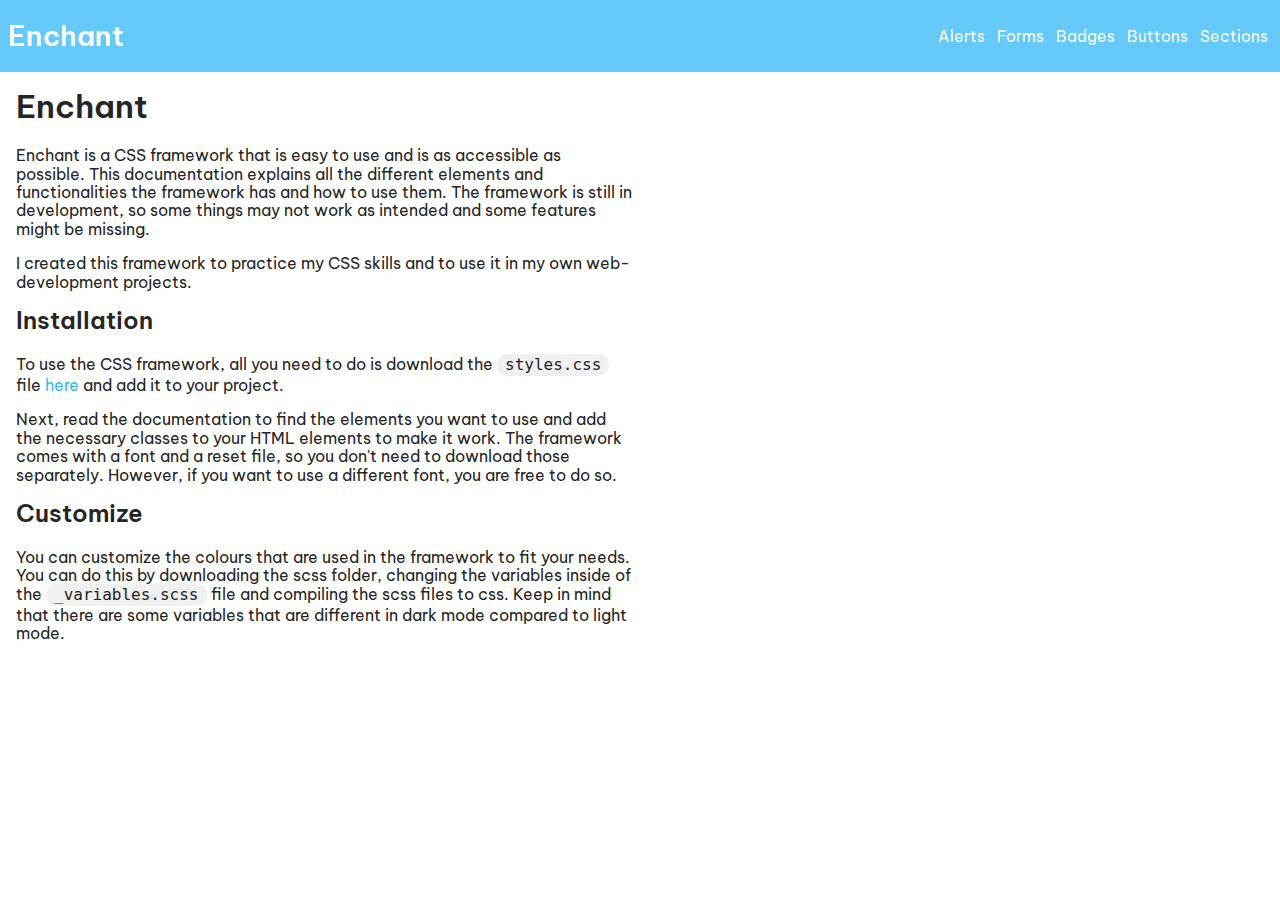
<file: index.html>
<!DOCTYPE html>
<!--
This HTML file is made to see the components of the framework during
development.
-->
<html lang="en">
  <head>
    <meta charset="UTF-8" />
    <meta http-equiv="X-UA-Compatible" content="IE=edge" />
    <meta name="viewport" content="width=device-width, initial-scale=1.0" />
    <link rel="stylesheet" href="styles.css" />
    <link rel="stylesheet" href="docs/docs.css" />
    <title>Enchant</title>
  </head>
  <body>
    <nav>
      <h1>Enchant</h1>
      <ul>
        <li class="inline-blk"><a href="docs/alerts.html">Alerts</a></li>
        <li class="inline-blk"><a href="docs/forms.html">Forms</a></li>
        <li class="inline-blk"><a href="docs/badges.html">Badges</a></li>
        <li class="inline-blk"><a href="docs/buttons.html">Buttons</a></li>
        <li class="inline-blk"><a href="docs/sections.html">Sections</a></li>
      </ul>
    </nav>
    <div id="wrapper" data-mode="light">
      <h1>Enchant</h1>
      <p>
        Enchant is a CSS framework that is easy to use and is as accessible as
        possible. This documentation explains all the different elements and
        functionalities the framework has and how to use them. The framework is
        still in development, so some things may not work as intended and some
        features might be missing.
      </p>
      <p>
        I created this framework to practice my CSS skills and to use it in my
        own web-development projects.
      </p>
      <h2>Installation</h2>
      <p>To use the CSS framework, all you need to do is download the <code class="inline-blk">styles.css</code>
        file <a href="/styles.css" download>here</a> and add it to your project.</a></p>
      <p>Next, read the documentation to find the elements you want to use and
        add the necessary classes to your HTML elements to make it work. The
        framework comes with a font and a reset file, so you don't need to
        download those separately. However, if you want to use a different font,
        you are free to do so.
      </p>
      <h2>Customize</h2>
      <p>You can customize the colours that are used in the framework to fit your
        needs. You can do this by downloading the scss folder, changing the variables
        inside of the <code class="inline-blk">_variables.scss</code> file and compiling the scss files to css.
        Keep in mind that there are some variables that are different in dark mode
        compared to light mode.
      </p>
    </div>
  </body>
</html>
</file>
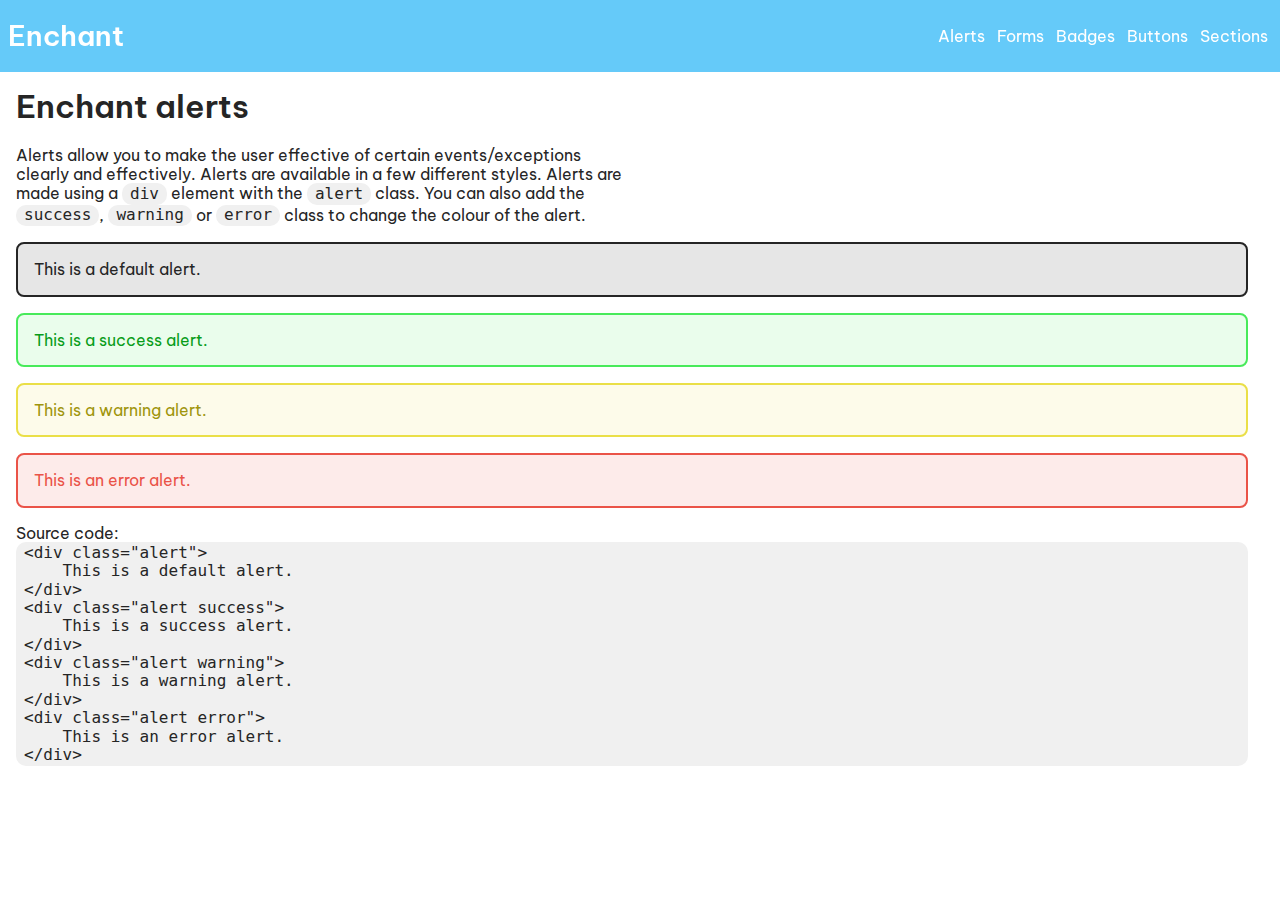
<file: docs/alerts.html>
<!DOCTYPE html>
<html lang="en">

<head>
    <meta charset="UTF-8" />
    <meta http-equiv="X-UA-Compatible" content="IE=edge" />
    <meta name="viewport" content="width=device-width, initial-scale=1.0" />
    <link rel="stylesheet" href="../styles.css" />
    <link rel="stylesheet" href="docs.css" />
    <title>Buttons | Enchant</title>
</head>

<body data-mode="light">
    <nav>
        <h1><a href="/">Enchant</a></h1>
        <ul>
            <li class="inline-blk">Alerts</li>
            <li class="inline-blk"><a href="forms.html">Forms</a></li>
            <li class="inline-blk"><a href="badges.html">Badges</a></li>
            <li class="inline-blk"><a href="buttons.html">Buttons</a></li>
            <li class="inline-blk"><a href="sections.html">Sections</a></li>
        </ul>
    </nav>
    <div id="wrapper">
        <h1>Enchant alerts</h1>
        <p>
            Alerts allow you to make the user effective of certain events/exceptions clearly and effectively. Alerts are available in a few different styles. Alerts are made using a <code class="inline-blk">div</code> element with the <code class="inline-blk">alert</code> class. You can also add the <code class="inline-blk">success</code>, <code class="inline-blk">warning</code> or <code class="inline-blk">error</code> class to change the colour of the alert.
        </p>

        <div class="alert">
            This is a default alert.
        </div>
        <div class="alert success">
            This is a success alert.
        </div>
        <div class="alert warning">
            This is a warning alert.
        </div>
        <div class="alert error">
            This is an error alert.
        </div>
        Source code:
        <code>
            &lt;div&nbsp;class=&quot;alert&quot;&gt;</br>
            &nbsp;&nbsp;&nbsp;&nbsp;This&nbsp;is&nbsp;a&nbsp;default&nbsp;alert.</br>
            &lt;/div&gt;</br>
            &lt;div&nbsp;class=&quot;alert&nbsp;success&quot;&gt;</br>
            &nbsp;&nbsp;&nbsp;&nbsp;This&nbsp;is&nbsp;a&nbsp;success&nbsp;alert.</br>
            &lt;/div&gt;</br>
            &lt;div&nbsp;class=&quot;alert&nbsp;warning&quot;&gt;</br>
            &nbsp;&nbsp;&nbsp;&nbsp;This&nbsp;is&nbsp;a&nbsp;warning&nbsp;alert.</br>
            &lt;/div&gt;</br>
            &lt;div&nbsp;class=&quot;alert&nbsp;error&quot;&gt;</br>
            &nbsp;&nbsp;&nbsp;&nbsp;This&nbsp;is&nbsp;an&nbsp;error&nbsp;alert.</br>
            &lt;/div&gt;
        </code>
</body>
</html>
</file>
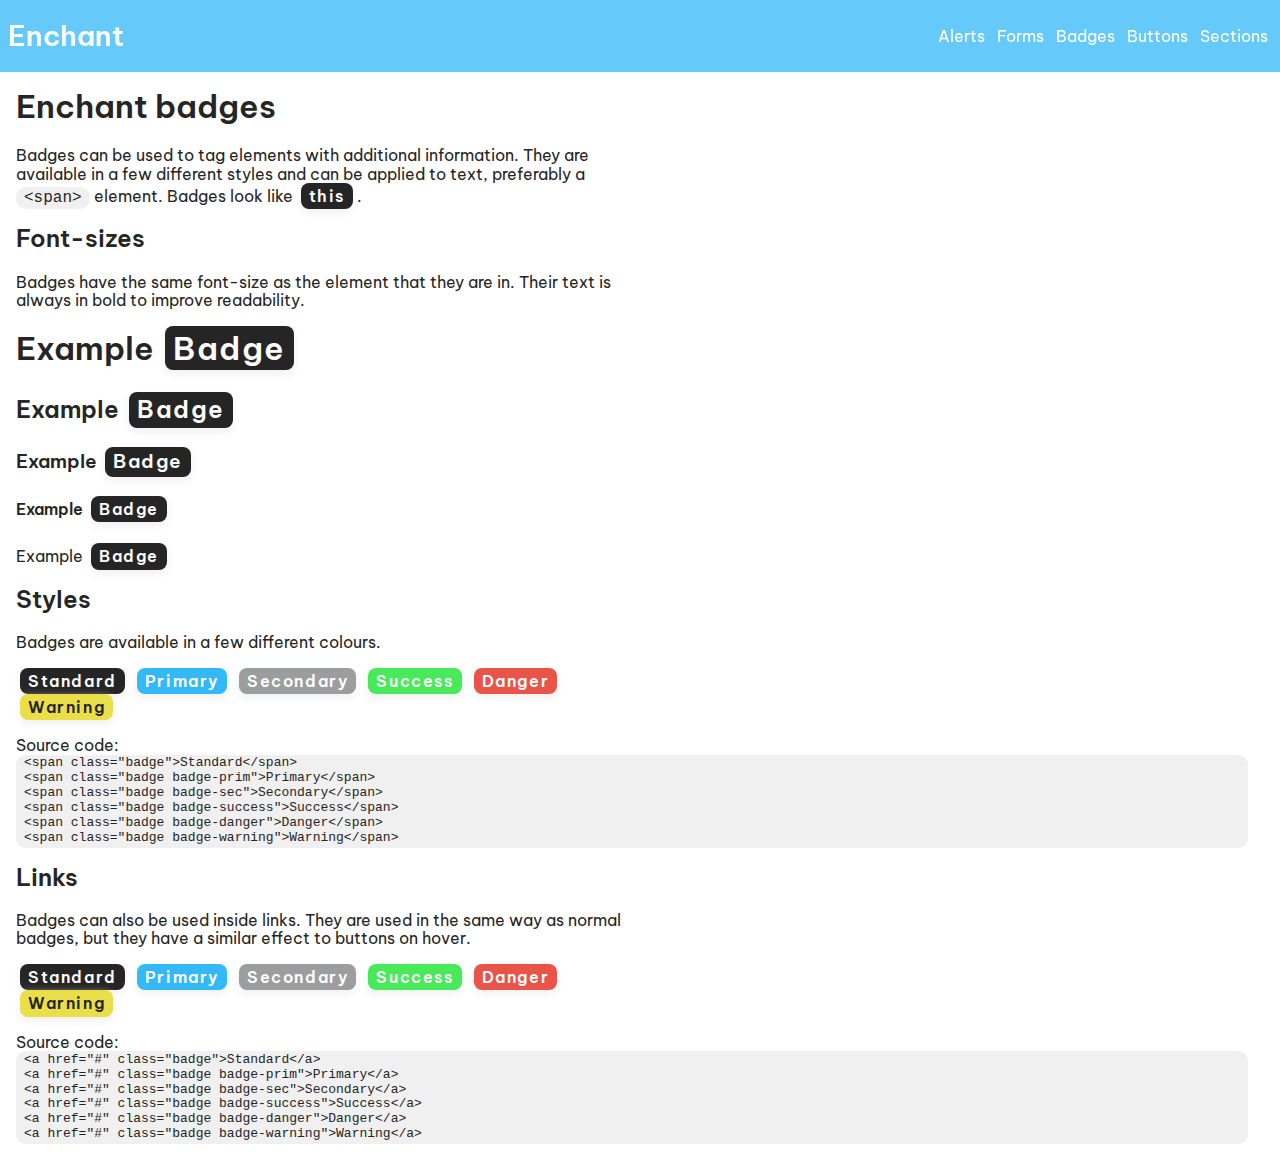
<file: docs/badges.html>
<!DOCTYPE html>
<html lang="en">
  <head>
    <meta charset="UTF-8" />
    <meta http-equiv="X-UA-Compatible" content="IE=edge" />
    <meta name="viewport" content="width=device-width, initial-scale=1.0" />
    <link rel="stylesheet" href="../styles.css" />
    <link rel="stylesheet" href="docs.css" />
    <title>Buttons | Enchant</title>
  </head>
  <body data-mode="light">
    <nav>
      <h1><a href="/">Enchant</a></h1>
      <ul>
        <li class="inline-blk"><a href="alerts.html">Alerts</a></li>
        <li class="inline-blk"><a href="forms.html">Forms</a></li>
        <li class="inline-blk">Badges</li>
        <li class="inline-blk"><a href="buttons.html">Buttons</a></li>
        <li class="inline-blk"><a href="sections.html">Sections</a></li>
      </ul>
    </nav>
    <div id="wrapper">
      <h1>Enchant badges</h1>
      <p>
        Badges can be used to tag elements with additional information. They are
        available in a few different styles and can be applied to text, preferably
        a <code class="inline-blk">&lt;span&gt;</code> element. Badges look like
        <span class="badge">this</span>.
      </p>
      <h2>Font-sizes</h2>
        <p>
            Badges have the same font-size as the element that they are in. Their
            text is always in bold to improve readability.
        </p>
        <h1>Example <span class="badge">Badge</span></h1>
        <h2>Example <span class="badge">Badge</span></h2>
        <h3>Example <span class="badge">Badge</span></h3>
        <h4>Example <span class="badge">Badge</span></h4>
        <p>Example <span class="badge">Badge</span></p>

        <h2>Styles</h2>
        <p>
            Badges are available in a few different colours.
            <p><span class="inline-blk badge">Standard</span>
            <span class="inline-blk badge badge-prim">Primary</span>
            <span class="inline-blk badge badge-sec">Secondary</span>
            <span class="inline-blk badge badge-success">Success</span>
            <span class="inline-blk badge badge-danger">Danger</span>
            <span class="inline-blk badge badge-warning">Warning</span></p>
            Source code:
            <code>
                <span>&lt;span&nbsp;class=&quot;badge&quot;&gt;Standard&lt;/span&gt;</span>
                <span>&lt;span&nbsp;class=&quot;badge&nbsp;badge&#45;prim&quot;&gt;Primary&lt;/span&gt;</span>
                <span>&lt;span&nbsp;class=&quot;badge&nbsp;badge&#45;sec&quot;&gt;Secondary&lt;/span&gt;</span>
                <span>&lt;span&nbsp;class=&quot;badge&nbsp;badge&#45;success&quot;&gt;Success&lt;/span&gt;</span>
                <span>&lt;span&nbsp;class=&quot;badge&nbsp;badge&#45;danger&quot;&gt;Danger&lt;/span&gt;</span>
                <span>&lt;span&nbsp;class=&quot;badge&nbsp;badge&#45;warning&quot;&gt;Warning&lt;/span&gt;</span>
            </code>
        </p>

        <h2>Links</h2>
        <p>
            Badges can also be used inside links. They are used in the same way
            as normal badges, but they have a similar effect to buttons on hover.

            <p><a href="#" class="inline-blk badge">Standard</a>
            <a href="#" class="inline-blk badge badge-prim">Primary</a>
            <a href="#" class="inline-blk badge badge-sec">Secondary</a>
            <a href="#" class="inline-blk badge badge-success">Success</a>
            <a href="#" class="inline-blk badge badge-danger">Danger</a>
            <a href="#" class="inline-blk badge badge-warning">Warning</a></p>
            Source code:
            <code>
                <span>&lt;a&nbsp;href=&quot;#&quot;&nbsp;class=&quot;badge&quot;&gt;Standard&lt;/a&gt;</span>
                <span>&lt;a&nbsp;href=&quot;#&quot;&nbsp;class=&quot;badge&nbsp;badge&#45;prim&quot;&gt;Primary&lt;/a&gt;</span>
                <span>&lt;a&nbsp;href=&quot;#&quot;&nbsp;class=&quot;badge&nbsp;badge&#45;sec&quot;&gt;Secondary&lt;/a&gt;</span>
                <span>&lt;a&nbsp;href=&quot;#&quot;&nbsp;class=&quot;badge&nbsp;badge&#45;success&quot;&gt;Success&lt;/a&gt;</span>
                <span>&lt;a&nbsp;href=&quot;#&quot;&nbsp;class=&quot;badge&nbsp;badge&#45;danger&quot;&gt;Danger&lt;/a&gt;</span>
                <span>&lt;a&nbsp;href=&quot;#&quot;&nbsp;class=&quot;badge&nbsp;badge&#45;warning&quot;&gt;Warning&lt;/a&gt;</span>
            </code>
        </p>
  </body>
</html>
</file>
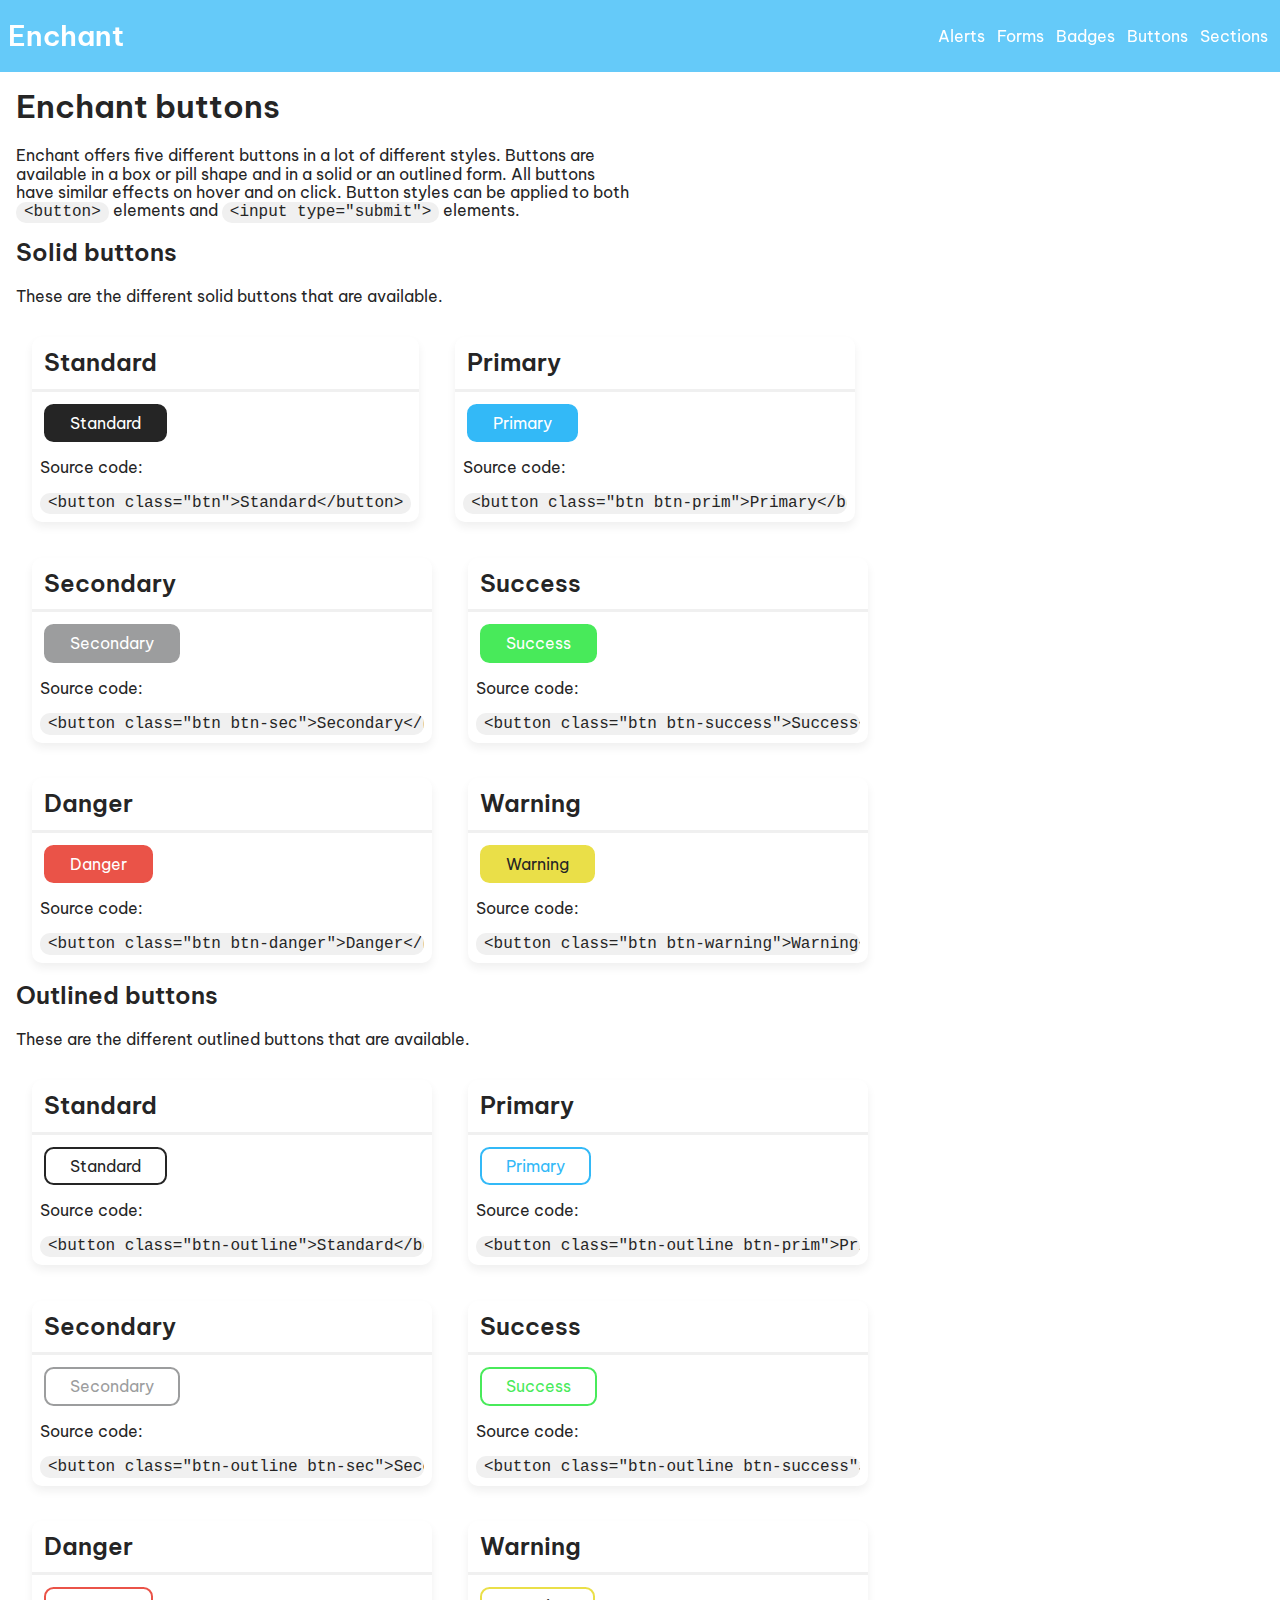
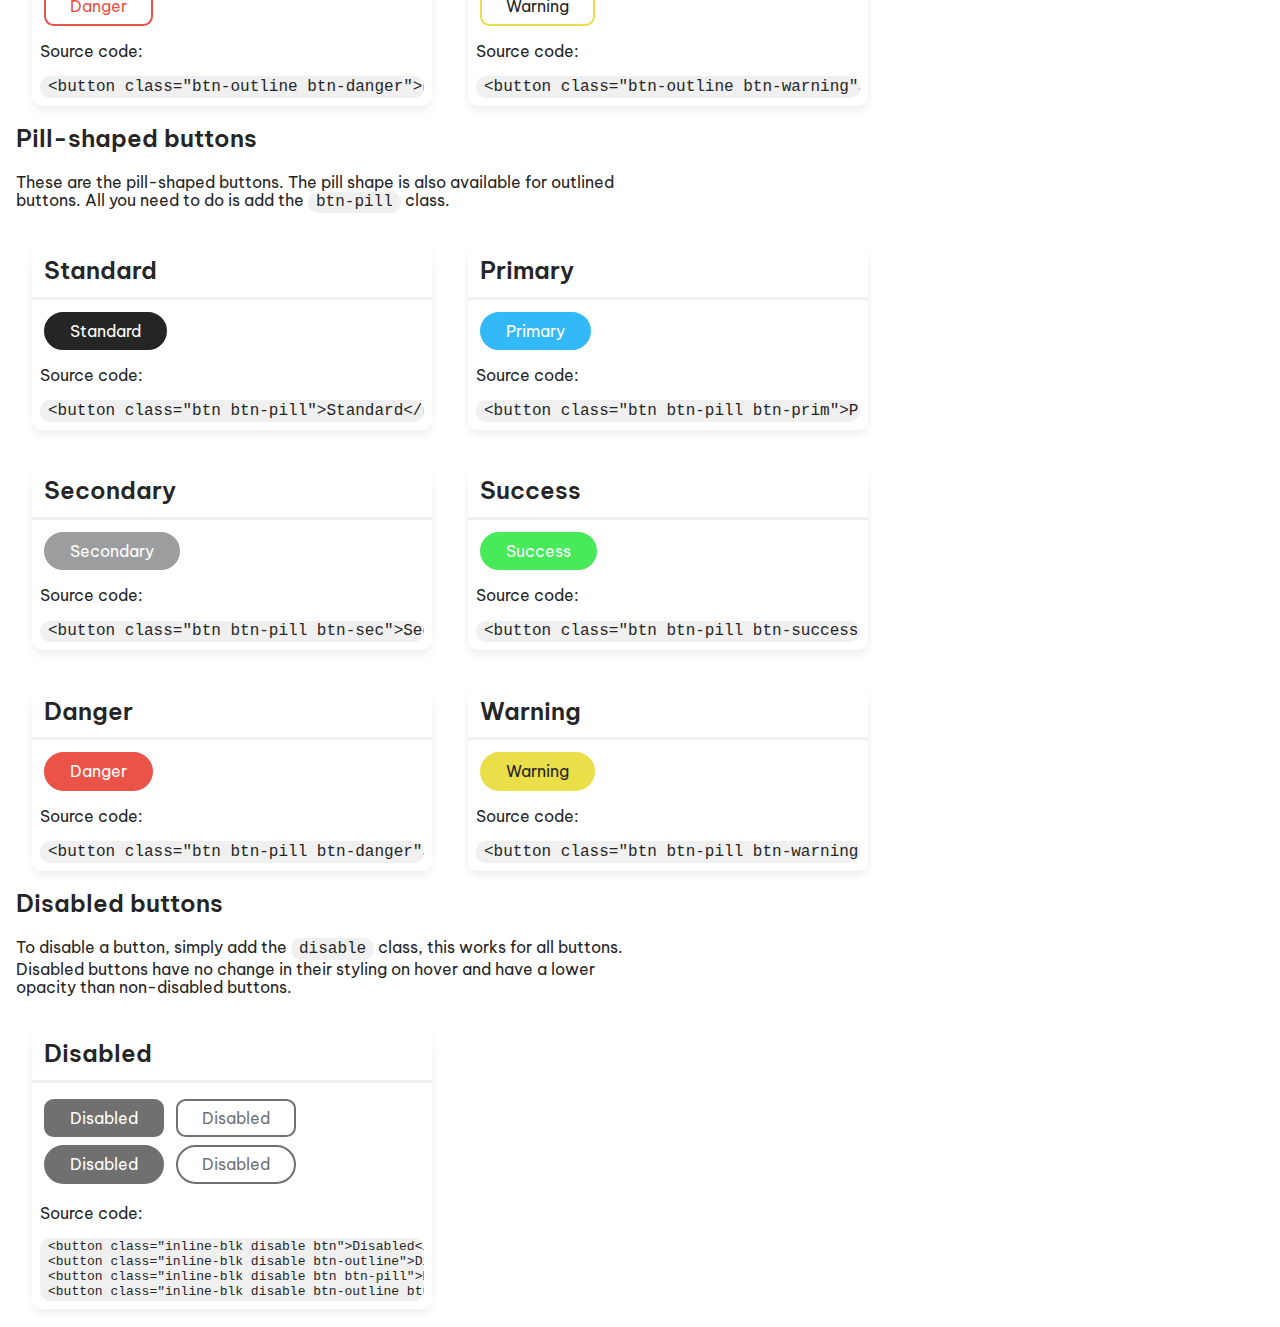
<file: docs/buttons.html>
<!DOCTYPE html>
<html lang="en">
  <head>
    <meta charset="UTF-8" />
    <meta http-equiv="X-UA-Compatible" content="IE=edge" />
    <meta name="viewport" content="width=device-width, initial-scale=1.0" />
    <link rel="stylesheet" href="../styles.css" />
    <link rel="stylesheet" href="docs.css" />
    <title>Forms | Enchant</title>
  </head>
  <body data-mode="light">
    <nav>
      <h1><a href="/">Enchant</a></h1>
      <ul>
        <li class="inline-blk"><a href="alerts.html">Alerts</a></li>
        <li class="inline-blk"><a href="forms.html">Forms</a></li>
        <li class="inline-blk"><a href="badges.html">Badges</a></li>
        <li class="inline-blk">Buttons</li>
        <li class="inline-blk"><a href="sections.html">Sections</a></li>
      </ul>
    </nav>
    <div id="wrapper">
      <h1>Enchant buttons</h1>
      <p>
        Enchant offers five different buttons in a lot of different styles.
        Buttons are available in a box or pill shape and in a solid or an
        outlined form. All buttons have similar effects on hover and on click.
        Button styles can be applied to both
        <code class="inline-blk">&lt;button&gt;</code> elements and
        <code class="inline-blk"
          >&lt;input&nbsp;type=&quot;submit&quot;&gt;</code
        >
        elements.
      </p>
      <h2>Solid buttons</h2>
      <p>These are the different solid buttons that are available.</p>
      <div>
        <div class="section inline-blk">
          <div class="section-top">
            <h3 class="section-title">Standard</h3>
          </div>
          <button class="blk btn">Standard</button>
          <p>Source code:</p>
          <code
            >&lt;button&nbsp;class=&quot;btn&quot;&gt;Standard&lt;/button&gt;</code
          >
        </div>
        <div class="section inline-blk">
          <div class="section-top">
            <h3 class="section-title">Primary</h3>
          </div>
          <button class="blk btn btn-prim">Primary</button>
          <p>Source code:</p>
          <code
            >&lt;button&nbsp;class=&quot;btn&nbsp;btn&#45;prim&quot;&gt;Primary&lt;/button&gt;</code
          >
        </div>
        <div class="section inline-blk">
          <div class="section-top">
            <h3 class="section-title">Secondary</h3>
          </div>
          <button class="blk btn btn-sec">Secondary</button>
          <p>Source code:</p>
          <code
            >&lt;button&nbsp;class=&quot;btn&nbsp;btn&#45;sec&quot;&gt;Secondary&lt;/button&gt;</code
          >
        </div>
        <div class="section inline-blk">
          <div class="section-top">
            <h3 class="section-title">Success</h3>
          </div>
          <button class="blk btn btn-success">Success</button>
          <p>Source code:</p>
          <code
            >&lt;button&nbsp;class=&quot;btn&nbsp;btn&#45;success&quot;&gt;Success&lt;/button&gt;</code
          >
        </div>
        <div class="section inline-blk">
          <div class="section-top">
            <h3 class="section-title">Danger</h3>
          </div>
          <button class="blk btn btn-danger">Danger</button>
          <p>Source code:</p>
          <code
            >&lt;button&nbsp;class=&quot;btn&nbsp;btn&#45;danger&quot;&gt;Danger&lt;/button&gt;</code
          >
        </div>
        <div class="section inline-blk">
          <div class="section-top">
            <h3 class="section-title">Warning</h3>
          </div>
          <button class="blk btn btn-warning">Warning</button>
          <p>Source code:</p>
          <code
            >&lt;button&nbsp;class=&quot;btn&nbsp;btn&#45;warning&quot;&gt;Warning&lt;/button&gt;</code
          >
        </div>
      </div>

      <h2>Outlined buttons</h2>
      <p>These are the different outlined buttons that are available.</p>
      <div>
        <div class="section inline-blk">
          <div class="section-top">
            <h3 class="section-title">Standard</h3>
          </div>
          <button class="blk btn-outline">Standard</button>
          <p>Source code:</p>
          <code
            >&lt;button&nbsp;class=&quot;btn-outline&quot;&gt;Standard&lt;/button&gt;</code
          >
        </div>
        <div class="section inline-blk">
          <div class="section-top">
            <h3 class="section-title">Primary</h3>
          </div>
          <button class="blk btn-outline btn-prim">Primary</button>
          <p>Source code:</p>
          <code
            >&lt;button&nbsp;class=&quot;btn-outline&nbsp;btn&#45;prim&quot;&gt;Primary&lt;/button&gt;</code
          >
        </div>
        <div class="section inline-blk">
          <div class="section-top">
            <h3 class="section-title">Secondary</h3>
          </div>
          <button class="blk btn-outline btn-sec">Secondary</button>
          <p>Source code:</p>
          <code
            >&lt;button&nbsp;class=&quot;btn-outline&nbsp;btn&#45;sec&quot;&gt;Secondary&lt;/button&gt;</code
          >
        </div>
        <div class="section inline-blk">
          <div class="section-top">
            <h3 class="section-title">Success</h3>
          </div>
          <button class="blk btn-outline btn-success">Success</button>
          <p>Source code:</p>
          <code
            >&lt;button&nbsp;class=&quot;btn-outline&nbsp;btn&#45;success&quot;&gt;Success&lt;/button&gt;</code
          >
        </div>
        <div class="section inline-blk">
          <div class="section-top">
            <h3 class="section-title">Danger</h3>
          </div>
          <button class="blk btn-outline btn-danger">Danger</button>
          <p>Source code:</p>
          <code
            >&lt;button&nbsp;class=&quot;btn-outline&nbsp;btn&#45;danger&quot;&gt;Danger&lt;/button&gt;</code
          >
        </div>
        <div class="section inline-blk">
          <div class="section-top">
            <h3 class="section-title">Warning</h3>
          </div>
          <button class="blk btn-outline btn-warning">Warning</button>
          <p>Source code:</p>
          <code
            >&lt;button&nbsp;class=&quot;btn-outline&nbsp;btn&#45;warning&quot;&gt;Warning&lt;/button&gt;</code
          >
        </div>
      </div>

      <h2>Pill-shaped buttons</h2>
      <p>
        These are the pill-shaped buttons. The pill shape is also available for
        outlined buttons. All you need to do is add the
        <code class="inline-blk">btn-pill</code> class.
      </p>
      <div>
        <div class="section inline-blk">
          <div class="section-top">
            <h3 class="section-title">Standard</h3>
          </div>
          <button class="blk btn btn-pill">Standard</button>
          <p>Source code:</p>
          <code
            >&lt;button&nbsp;class=&quot;btn&nbsp;btn-pill&quot;&gt;Standard&lt;/button&gt;</code
          >
        </div>
        <div class="section inline-blk">
          <div class="section-top">
            <h3 class="section-title">Primary</h3>
          </div>
          <button class="blk btn btn-pill btn-prim">Primary</button>
          <p>Source code:</p>
          <code
            >&lt;button&nbsp;class=&quot;btn&nbsp;btn-pill&nbsp;btn&#45;prim&quot;&gt;Primary&lt;/button&gt;</code
          >
        </div>
        <div class="section inline-blk">
          <div class="section-top">
            <h3 class="section-title">Secondary</h3>
          </div>
          <button class="blk btn btn-pill btn-sec">Secondary</button>
          <p>Source code:</p>
          <code
            >&lt;button&nbsp;class=&quot;btn&nbsp;btn-pill&nbsp;btn&#45;sec&quot;&gt;Secondary&lt;/button&gt;</code
          >
        </div>
        <div class="section inline-blk">
          <div class="section-top">
            <h3 class="section-title">Success</h3>
          </div>
          <button class="blk btn btn-pill btn-success">Success</button>
          <p>Source code:</p>
          <code
            >&lt;button&nbsp;class=&quot;btn&nbsp;btn-pill&nbsp;btn&#45;success&quot;&gt;Success&lt;/button&gt;</code
          >
        </div>
        <div class="section inline-blk">
          <div class="section-top">
            <h3 class="section-title">Danger</h3>
          </div>
          <button class="blk btn btn-pill btn-danger">Danger</button>
          <p>Source code:</p>
          <code
            >&lt;button&nbsp;class=&quot;btn&nbsp;btn-pill&nbsp;btn&#45;danger&quot;&gt;Danger&lt;/button&gt;</code
          >
        </div>
        <div class="section inline-blk">
          <div class="section-top">
            <h3 class="section-title">Warning</h3>
          </div>
          <button class="blk btn btn-pill btn-warning">Warning</button>
          <p>Source code:</p>
          <code
            >&lt;button&nbsp;class=&quot;btn&nbsp;btn-pill&nbsp;btn&#45;warning&quot;&gt;Warning&lt;/button&gt;</code
          >
        </div>
      </div>

      <h2>Disabled buttons</h2>
      <p>
        To disable a button, simply add the
        <code class="inline-blk">disable</code> class, this works for all
        buttons. Disabled buttons have no change in their styling on hover and
        have a lower opacity than non-disabled buttons.
      </p>
      <div class="section inline-blk">
        <div class="section-top">
          <h3 class="section-title">Disabled</h3>
        </div>
        <button class="inline-blk disable btn">Disabled</button>
        <button class="inline-blk disable btn-outline">Disabled</button>
        <button class="inline-blk disable btn btn-pill">Disabled</button>
        <button class="inline-blk disable btn-outline btn-pill">
          Disabled
        </button>
        <p>Source code:</p>
        <code
          ><span
            >&lt;button&nbsp;class=&quot;inline&#45;blk&nbsp;disable&nbsp;btn&quot;&gt;Disabled&lt;/button&gt;</span
          >
          <span
            >&lt;button&nbsp;class=&quot;inline&#45;blk&nbsp;disable&nbsp;btn&#45;outline&quot;&gt;Disabled&lt;/button&gt;</span
          >
          <span
            >&lt;button&nbsp;class=&quot;inline&#45;blk&nbsp;disable&nbsp;btn&nbsp;btn&#45;pill&quot;&gt;Disabled&lt;/button&gt;</span
          >
          <span
            >&lt;button&nbsp;class=&quot;inline&#45;blk&nbsp;disable&nbsp;btn&#45;outline&nbsp;btn&#45;pill&quot;&gt;</span
          ></code
        >
      </div>
    </div>
  </body>
</html>
</file>
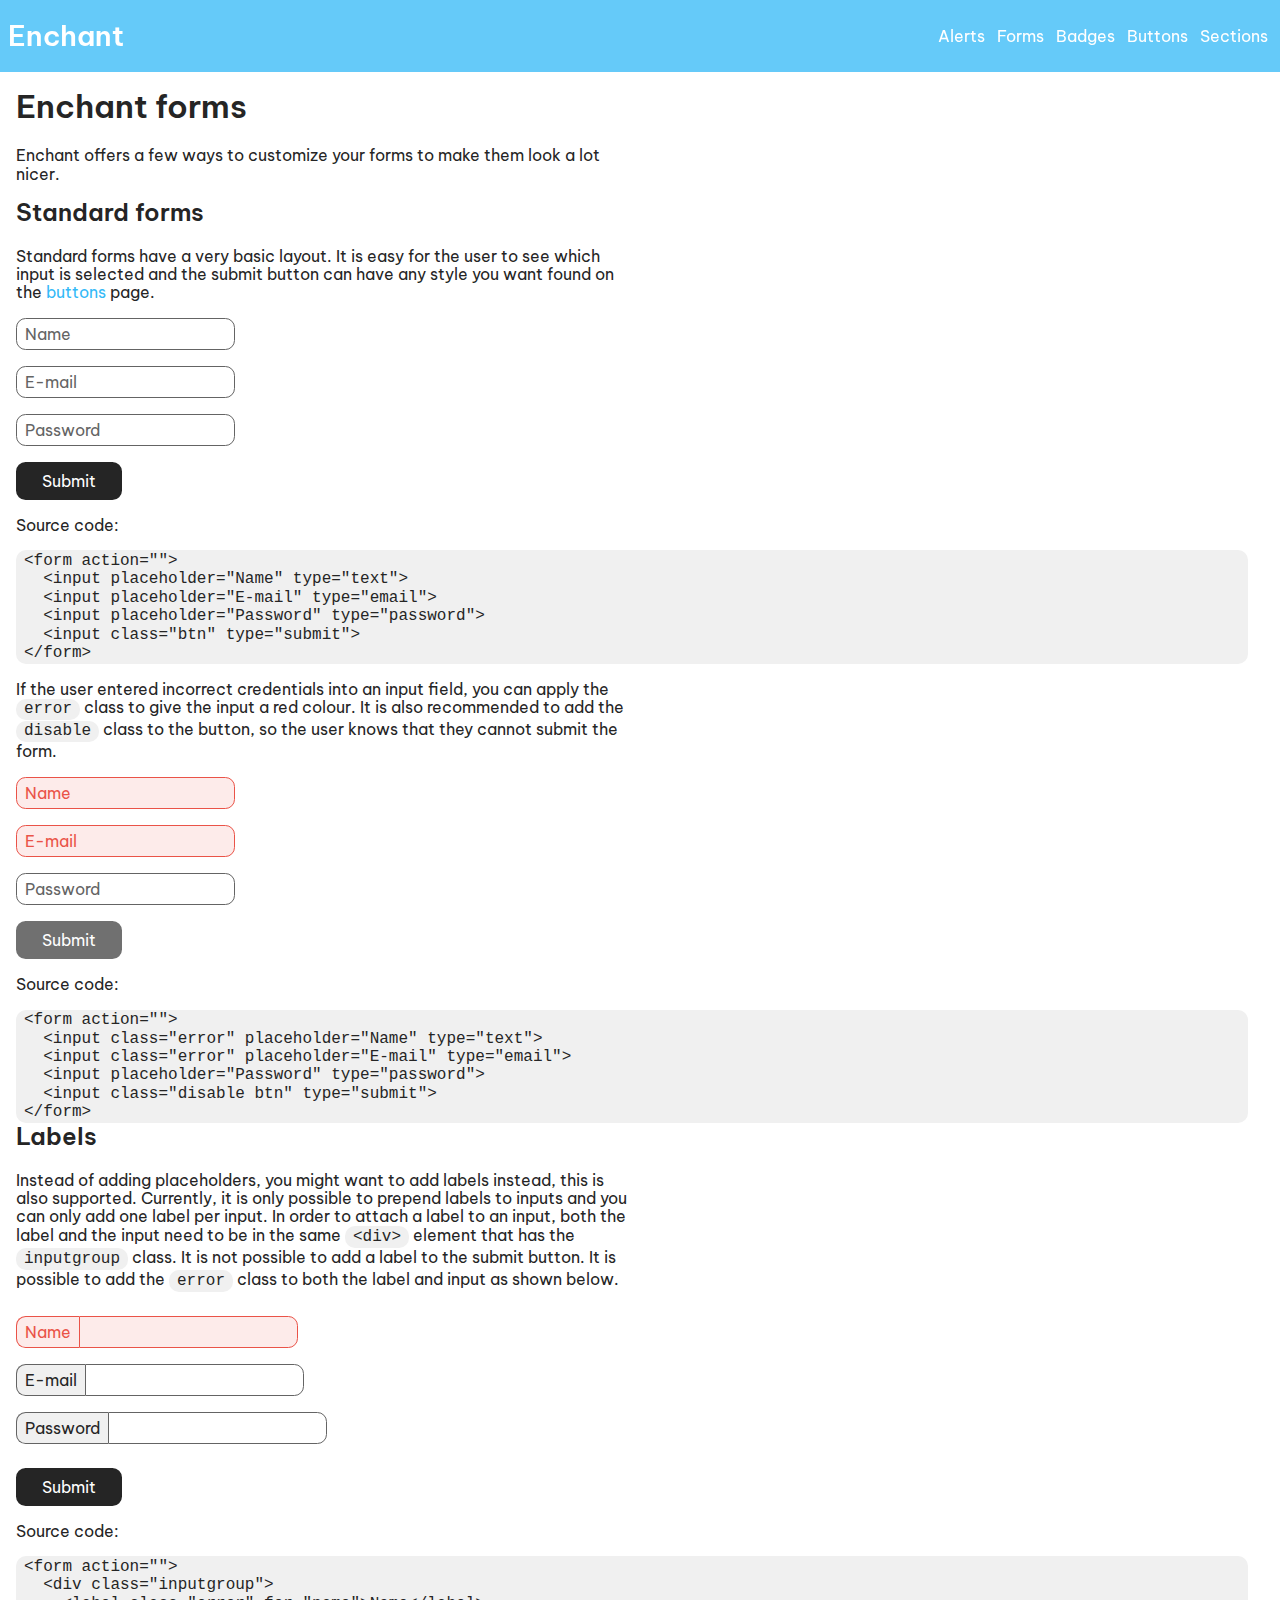
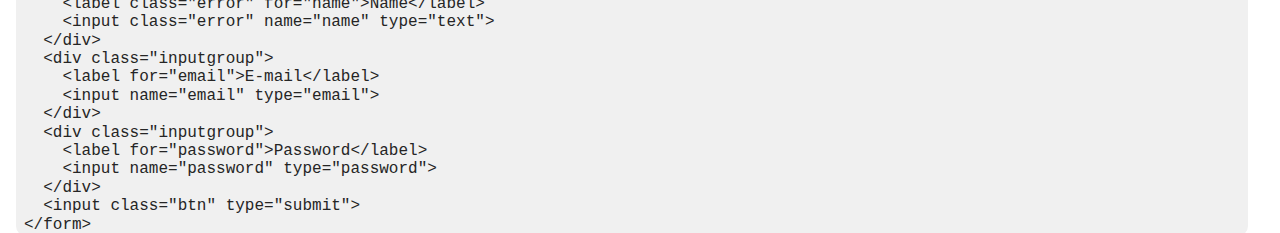
<file: docs/forms.html>
<!DOCTYPE html>
<html lang="en">

<head>
    <meta charset="UTF-8" />
    <meta http-equiv="X-UA-Compatible" content="IE=edge" />
    <meta name="viewport" content="width=device-width, initial-scale=1.0" />
    <link rel="stylesheet" href="../styles.css" />
    <link rel="stylesheet" href="docs.css" />
    <title>Buttons | Enchant</title>
</head>

<body data-mode="light">
    <nav>
        <h1><a href="/">Enchant</a></h1>
        <ul>
            <li class="inline-blk"><a href="alerts.html">Alerts</a></li>
            <li class="inline-blk">Forms</li>
            <li class="inline-blk"><a href="badges.html">Badges</a></li>
            <li class="inline-blk"><a href="buttons.html">Buttons</a></li>
            <li class="inline-blk"><a href="sections.html">Sections</a></li>
        </ul>
    </nav>
    <div id="wrapper">
        <h1>Enchant forms</h1>
        <p>
            Enchant offers a few ways to customize your forms to make them look a lot nicer.
        </p>
        <h2>Standard forms</h2>
        <p>Standard forms have a very basic layout. It is easy for the user to see which input is selected and the submit button can have any style you want found on the <a href="buttons.html">buttons</a> page.</a>
        </p>
        <form action="">
            <input placeholder="Name" type="text">
            <input placeholder="E-mail" type="email">
            <input placeholder="Password" type="password">
            <input class="btn" type="submit">
        </form>
        <p>Source code:</p>
        <code>
        &lt;form&nbsp;action=&quot;&quot;&gt;<br>
        &nbsp;&nbsp;&lt;input&nbsp;placeholder=&quot;Name&quot;&nbsp;type=&quot;text&quot;&gt;<br>
        &nbsp;&nbsp;&lt;input&nbsp;placeholder=&quot;E&#45;mail&quot;&nbsp;type=&quot;email&quot;&gt;<br>
        &nbsp;&nbsp;&lt;input&nbsp;placeholder=&quot;Password&quot;&nbsp;type=&quot;password&quot;&gt;<br>
        &nbsp;&nbsp;&lt;input&nbsp;class=&quot;btn&quot;&nbsp;type=&quot;submit&quot;&gt;<br>
        &lt;/form&gt;
      </code>
        <p>If the user entered incorrect credentials into an input field, you can apply the <code class="inline-blk">error</code> class to give the input a red colour. It is also recommended to add the <code class="inline-blk">disable</code> class to the button, so the user knows that they cannot submit the form.</p>
        <form action="">
            <input class="error" placeholder="Name" type="text">
            <input class="error" placeholder="E-mail" type="email">
            <input placeholder="Password" type="password">
            <input class="disable btn" type="submit">
        </form>
        <p>Source code:</p>
        <code>
        &lt;form&nbsp;action=&quot;&quot;&gt;<br>
        &nbsp;&nbsp;&lt;input&nbsp;class=&quot;error&quot;&nbsp;placeholder=&quot;Name&quot;&nbsp;type=&quot;text&quot;&gt;<br>
        &nbsp;&nbsp;&lt;input&nbsp;class=&quot;error&quot;&nbsp;placeholder=&quot;E&#45;mail&quot;&nbsp;type=&quot;email&quot;&gt;<br>
        &nbsp;&nbsp;&lt;input&nbsp;placeholder=&quot;Password&quot;&nbsp;type=&quot;password&quot;&gt;<br>
        &nbsp;&nbsp;&lt;input&nbsp;class=&quot;disable&nbsp;btn&quot;&nbsp;type=&quot;submit&quot;&gt;<br>
        &lt;/form&gt;
    </code>
    <h2>Labels</h2>
    <p>Instead of adding placeholders, you might want to add labels instead, this is also supported. Currently, it is only possible to prepend labels to inputs and you can only add one label per input. In order to attach a label to an input, both the label and the input need to be in the same <code class="inline-blk">&lt;div&gt;</code> element that has the <code class="inline-blk">inputgroup</code> class. It is not possible to add a label to the submit button. It is possible to add the <code class="inline-blk">error</code> class to both the label and input as shown below.</p>
    <form action="">
        <div class="inputgroup">
            <label class="error" for="name">Name</label>
            <input class="error" name="name" type="text">
        </div>
        <div class="inputgroup">
            <label for="email">E-mail</label>
            <input name="email" type="email">
        </div>
        <div class="inputgroup">
            <label for="password">Password</label>
            <input name="password" type="password">
        </div>
        <input class="btn" type="submit">
    </form>
    <p>Source code:</p>
    <code>
        &lt;form&nbsp;action=&quot;&quot;&gt;<br>
        &nbsp;&nbsp;&lt;div&nbsp;class=&quot;inputgroup&quot;&gt;<br>
        &nbsp;&nbsp;&nbsp;&nbsp;&lt;label&nbsp;class=&quot;error&quot;&nbsp;for=&quot;name&quot;&gt;Name&lt;/label&gt;<br>
        &nbsp;&nbsp;&nbsp;&nbsp;&lt;input&nbsp;class=&quot;error&quot;&nbsp;name=&quot;name&quot;&nbsp;type=&quot;text&quot;&gt;<br>
        &nbsp;&nbsp;&lt;/div&gt;<br>
        &nbsp;&nbsp;&lt;div&nbsp;class=&quot;inputgroup&quot;&gt;<br>
        &nbsp;&nbsp;&nbsp;&nbsp;&lt;label&nbsp;for=&quot;email&quot;&gt;E&#45;mail&lt;/label&gt;<br>
        &nbsp;&nbsp;&nbsp;&nbsp;&lt;input&nbsp;name=&quot;email&quot;&nbsp;type=&quot;email&quot;&gt;<br>
        &nbsp;&nbsp;&lt;/div&gt;<br>
        &nbsp;&nbsp;&lt;div&nbsp;class=&quot;inputgroup&quot;&gt;<br>
        &nbsp;&nbsp;&nbsp;&nbsp;&lt;label&nbsp;for=&quot;password&quot;&gt;Password&lt;/label&gt;<br>
        &nbsp;&nbsp;&nbsp;&nbsp;&lt;input&nbsp;name=&quot;password&quot;&nbsp;type=&quot;password&quot;&gt;<br>
        &nbsp;&nbsp;&lt;/div&gt;<br>
        &nbsp;&nbsp;&lt;input&nbsp;class=&quot;btn&quot;&nbsp;type=&quot;submit&quot;&gt;<br>
        &lt;/form&gt;
    </code>
</body>
</html>
</file>
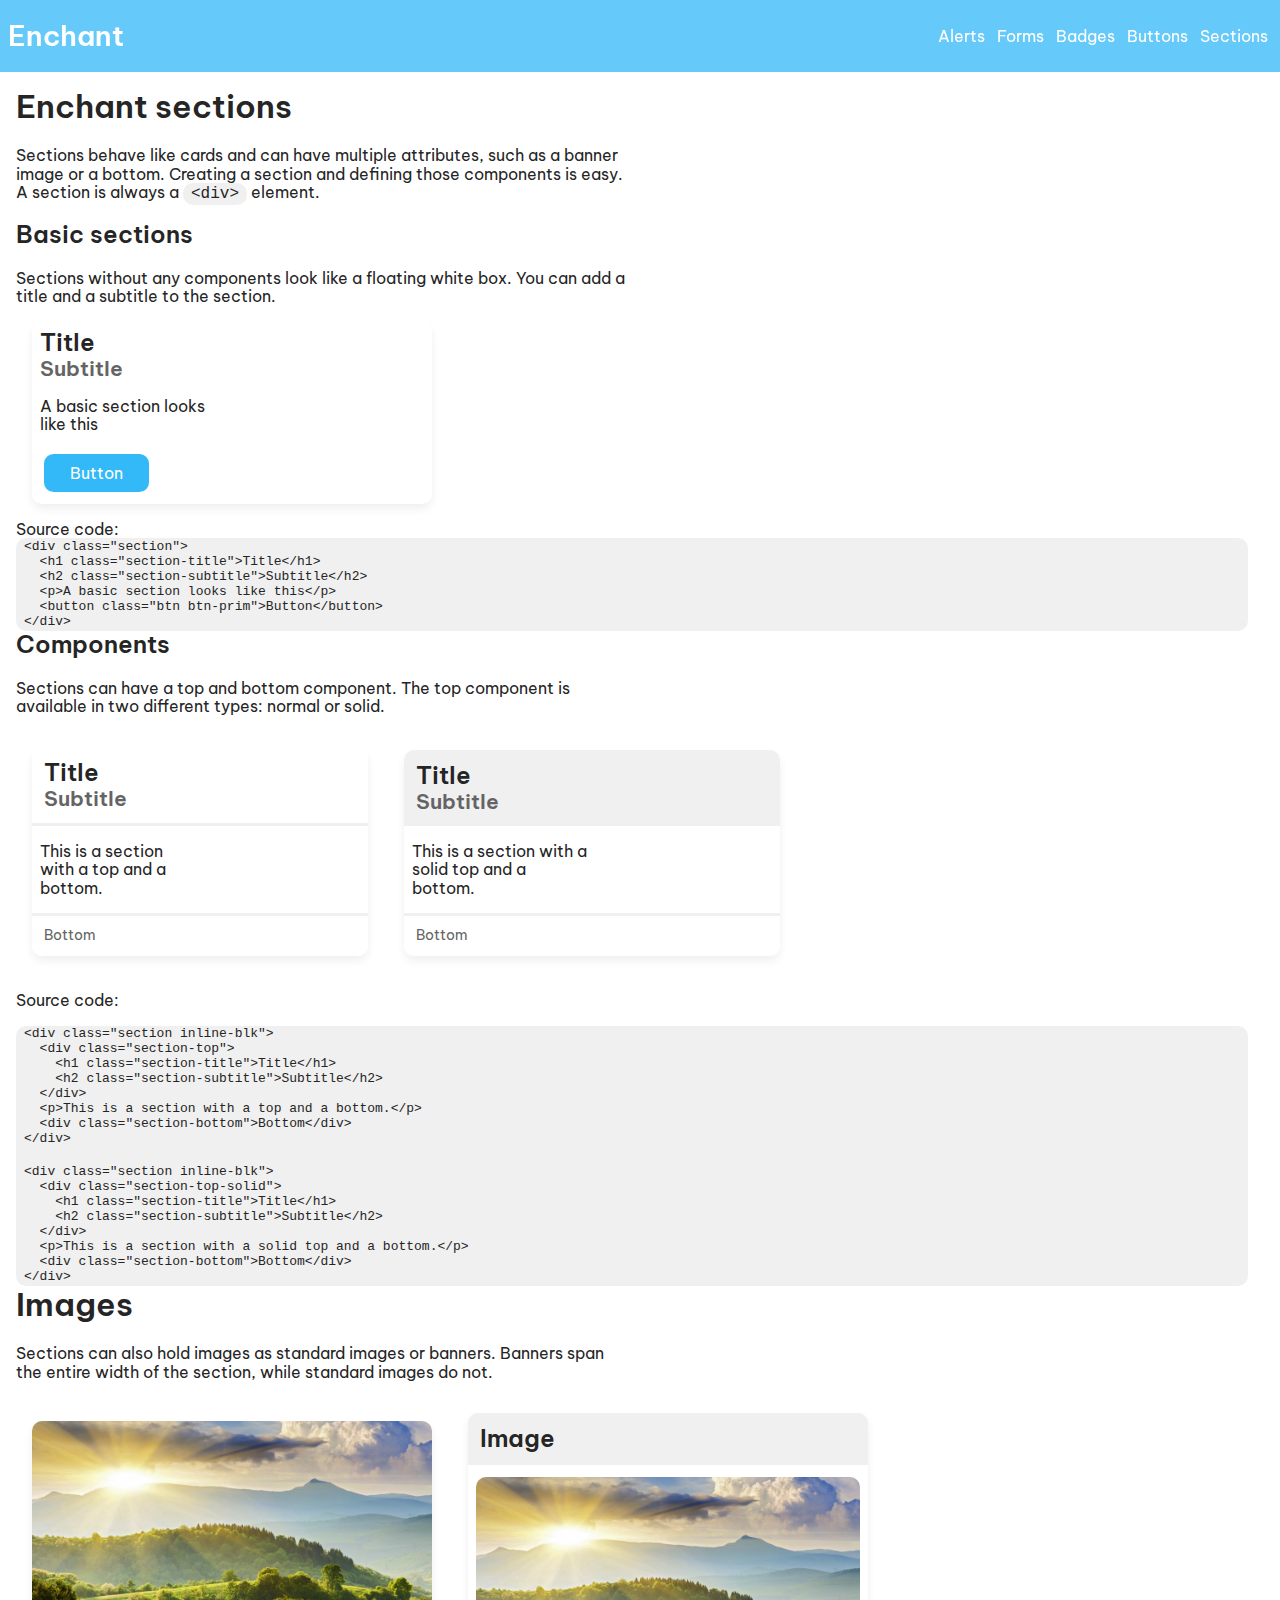
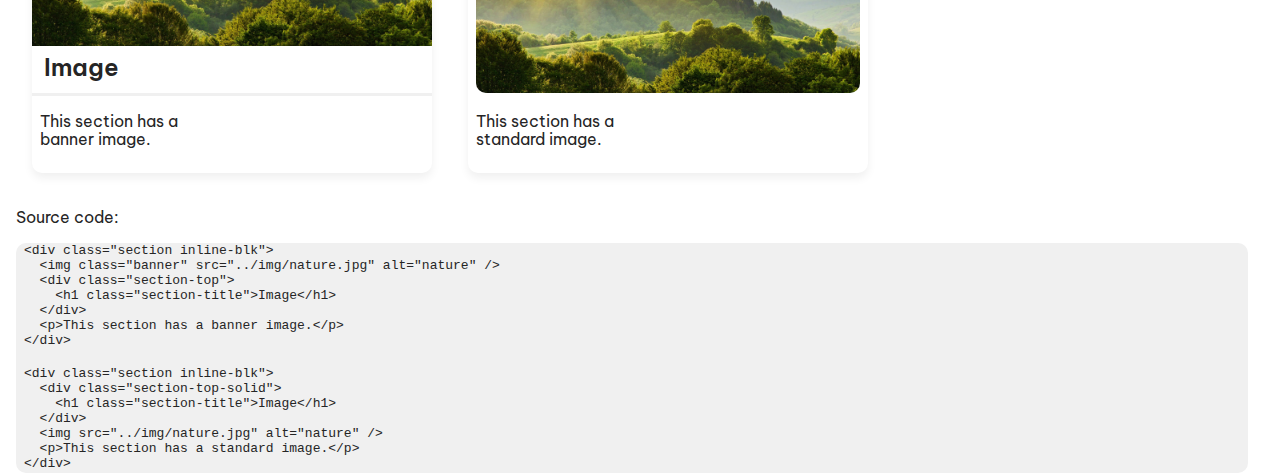
<file: docs/sections.html>
<!DOCTYPE html>
<html lang="en">
  <head>
    <meta charset="UTF-8" />
    <meta http-equiv="X-UA-Compatible" content="IE=edge" />
    <meta name="viewport" content="width=device-width, initial-scale=1.0" />
    <link rel="stylesheet" href="../styles.css" />
    <link rel="stylesheet" href="docs.css" />
    <title>Sections | Enchant</title>
  </head>
  <body data-mode="light">
    <nav>
      <h1><a href="/">Enchant</a></h1>
      <ul>
        <li class="inline-blk"><a href="alerts.html">Alerts</a></li>
        <li class="inline-blk"><a href="forms.html">Forms</a></li>
        <li class="inline-blk"><a href="badges.html">Badges</a></li>
        <li class="inline-blk"><a href="buttons.html">Buttons</a></li>
        <li class="inline-blk">Sections</li>
      </ul>
    </nav>
    <div id="wrapper">
      <h1>Enchant sections</h1>
      <p>
        Sections behave like cards and can have multiple attributes, such as a
        banner image or a bottom. Creating a section and defining those
        components is easy. A section is always a
        <code class="inline-blk">&lt;div&gt;</code> element.
      </p>
      <h2>Basic sections</h2>
      <p>
        Sections without any components look like a floating white box. You can
        add a title and a subtitle to the section.
      </p>
      <div class="section">
        <h1 class="section-title">Title</h1>
        <h2 class="section-subtitle">Subtitle</h2>
        <p>A basic section looks like this</p>
        <button class="btn btn-prim">Button</button>
      </div>
      Source code:
      <code>
        <span>&lt;div&nbsp;class=&quot;section&quot;&gt;</span>
        <span>
          &nbsp;&nbsp;&lt;h1&nbsp;class=&quot;section&#45;title&quot;&gt;Title&lt;/h1&gt;
        </span>
        <span>
          &nbsp;&nbsp;&lt;h2&nbsp;class=&quot;section&#45;subtitle&quot;&gt;Subtitle&lt;/h2&gt;
        </span>
        <span>
          &nbsp;&nbsp;&lt;p&gt;A&nbsp;basic&nbsp;section&nbsp;looks&nbsp;like&nbsp;this&lt;/p&gt;
        </span>
        <span
          >&nbsp;&nbsp;&lt;button&nbsp;class=&quot;btn&nbsp;btn&#45;prim&quot;&gt;Button&lt;/button&gt;</span
        >
        <span>&lt;/div&gt;</span></code
      >

      <h2>Components</h2>
      <p>
        Sections can have a top and bottom component. The top component is
        available in two different types: normal or solid.
      </p>
      <div class="section inline-blk">
        <div class="section-top">
          <h1 class="section-title">Title</h1>
          <h2 class="section-subtitle">Subtitle</h2>
        </div>
        <p>This is a section with a top and a bottom.</p>
        <div class="section-bottom">Bottom</div>
      </div>
      <div class="section inline-blk">
        <div class="section-top-solid">
          <h1 class="section-title">Title</h1>
          <h2 class="section-subtitle">Subtitle</h2>
        </div>
        <p>This is a section with a solid top and a bottom.</p>
        <div class="section-bottom">Bottom</div>
      </div>
      <p>Source code:</p>
      <code>
        <span
          >&lt;div&nbsp;class=&quot;section&nbsp;inline&#45;blk&quot;&gt;</span
        >
        <span
          >&nbsp;&nbsp;&lt;div&nbsp;class=&quot;section&#45;top&quot;&gt;</span
        >
        <span
          >&nbsp;&nbsp;&nbsp;&nbsp;&lt;h1&nbsp;class=&quot;section&#45;title&quot;&gt;Title&lt;/h1&gt;</span
        >
        <span
          >&nbsp;&nbsp;&nbsp;&nbsp;&lt;h2&nbsp;class=&quot;section&#45;subtitle&quot;&gt;Subtitle&lt;/h2&gt;</span
        >
        <span>&nbsp;&nbsp;&lt;/div&gt;</span>
        <span
          >&nbsp;&nbsp;&lt;p&gt;This&nbsp;is&nbsp;a&nbsp;section&nbsp;with&nbsp;a&nbsp;top&nbsp;and&nbsp;a&nbsp;bottom.&lt;/p&gt;</span
        >
        <span
          >&nbsp;&nbsp;&lt;div&nbsp;class=&quot;section&#45;bottom&quot;&gt;Bottom&lt;/div&gt;</span
        >
        <span>&lt;/div&gt;</span>
        <br />
        <span
          >&lt;div&nbsp;class=&quot;section&nbsp;inline&#45;blk&quot;&gt;</span
        >
        <span
          >&nbsp;&nbsp;&lt;div&nbsp;class=&quot;section&#45;top&#45;solid&quot;&gt;</span
        >
        <span
          >&nbsp;&nbsp;&nbsp;&nbsp;&lt;h1&nbsp;class=&quot;section&#45;title&quot;&gt;Title&lt;/h1&gt;</span
        >
        <span
          >&nbsp;&nbsp;&nbsp;&nbsp;&lt;h2&nbsp;class=&quot;section&#45;subtitle&quot;&gt;Subtitle&lt;/h2&gt;</span
        >
        <span>&nbsp;&nbsp;&lt;/div&gt;</span>
        <span
          >&nbsp;&nbsp;&lt;p&gt;This&nbsp;is&nbsp;a&nbsp;section&nbsp;with&nbsp;a&nbsp;solid&nbsp;top&nbsp;and&nbsp;a&nbsp;bottom.&lt;/p&gt;</span
        >
        <span
          >&nbsp;&nbsp;&lt;div&nbsp;class=&quot;section&#45;bottom&quot;&gt;Bottom&lt;/div&gt;</span
        >
        <span>&lt;/div&gt;</span></code
      >

      <h1>Images</h1>
      <p>
        Sections can also hold images as standard images or banners. Banners
        span the entire width of the section, while standard images do not.
      </p>
      <div class="section inline-blk">
        <img class="banner" src="img/nature.jpg" alt="nature" />
        <div class="section-top">
          <h1 class="section-title">Image</h1>
        </div>
        <p>This section has a banner image.</p>
      </div>
      <div class="section inline-blk">
        <div class="section-top-solid">
          <h1 class="section-title">Image</h1>
        </div>
        <img src="img/nature.jpg" alt="nature" />
        <p>This section has a standard image.</p>
      </div>
      <p>Source code:</p>
      <code>
        <span
          >&lt;div&nbsp;class=&quot;section&nbsp;inline&#45;blk&quot;&gt;</span
        >
        <span
          >&nbsp;&nbsp;&lt;img&nbsp;class=&quot;banner&quot;&nbsp;src=&quot;../img/nature.jpg&quot;&nbsp;alt=&quot;nature&quot;&nbsp;/&gt;</span
        >
        <span
          >&nbsp;&nbsp;&lt;div&nbsp;class=&quot;section&#45;top&quot;&gt;</span
        >
        <span
          >&nbsp;&nbsp;&nbsp;&nbsp;&lt;h1&nbsp;class=&quot;section&#45;title&quot;&gt;Image&lt;/h1&gt;</span
        >
        <span>&nbsp;&nbsp;&lt;/div&gt;</span>
        <span
          >&nbsp;&nbsp;&lt;p&gt;This&nbsp;section&nbsp;has&nbsp;a&nbsp;banner&nbsp;image.&lt;/p&gt;</span
        >
        <span>&lt;/div&gt;</span>
        <br />
        <span
          >&lt;div&nbsp;class=&quot;section&nbsp;inline&#45;blk&quot;&gt;</span
        >
        <span
          >&nbsp;&nbsp;&lt;div&nbsp;class=&quot;section&#45;top&#45;solid&quot;&gt;</span
        >
        <span
          >&nbsp;&nbsp;&nbsp;&nbsp;&lt;h1&nbsp;class=&quot;section&#45;title&quot;&gt;Image&lt;/h1&gt;</span
        >
        <span>&nbsp;&nbsp;&lt;/div&gt;</span>
        <span
          >&nbsp;&nbsp;&lt;img&nbsp;src=&quot;../img/nature.jpg&quot;&nbsp;alt=&quot;nature&quot;&nbsp;/&gt;</span
        >
        <span
          >&nbsp;&nbsp;&lt;p&gt;This&nbsp;section&nbsp;has&nbsp;a&nbsp;standard&nbsp;image.&lt;/p&gt;</span
        >
        <span>&lt;/div&gt;</span>
      </code>
    </div>
  </body>
</html>
</file>
<file: styles.css>
@media(prefers-color-scheme: dark){:root{--text: #ffffff;--light-text: #acacac;--background: #252525;--background-transparent: #ffffff1d;--gray: #4b4b4b;--shadow: #1c1c1c}}@media(prefers-color-scheme: light){:root{--text: #252525;--light-text: #646464;--background: #ffffff;--background-transparent: #2525251d;--gray: #f0f0f0;--shadow: #f0f0f0}}/*! normalize.css v8.0.1 | MIT License | github.com/necolas/normalize.css */html{line-height:1.15;-webkit-text-size-adjust:100%}body{margin:0}main{display:block}h1{font-size:2em;margin:.67em 0}hr{box-sizing:content-box;height:0;overflow:visible}pre{font-family:monospace,monospace;font-size:1em}a{background-color:rgba(0,0,0,0)}abbr[title]{border-bottom:none;text-decoration:underline;text-decoration:underline dotted}b,strong{font-weight:bolder}code,kbd,samp{font-family:monospace,monospace;font-size:1em}small{font-size:80%}sub,sup{font-size:75%;line-height:0;position:relative;vertical-align:baseline}sub{bottom:-0.25em}sup{top:-0.5em}img{border-style:none}button,input,optgroup,select,textarea{font-family:inherit;font-size:100%;line-height:1.15;margin:0}button,input{overflow:visible}button,select{text-transform:none}button,[type=button],[type=reset],[type=submit]{-webkit-appearance:button;appearance:button}button::-moz-focus-inner,[type=button]::-moz-focus-inner,[type=reset]::-moz-focus-inner,[type=submit]::-moz-focus-inner{border-style:none;padding:0}button:-moz-focusring,[type=button]:-moz-focusring,[type=reset]:-moz-focusring,[type=submit]:-moz-focusring{outline:1px dotted ButtonText}fieldset{padding:.35em .75em .625em}legend{box-sizing:border-box;color:inherit;display:table;max-width:100%;padding:0;white-space:normal}progress{vertical-align:baseline}textarea{overflow:auto}[type=checkbox],[type=radio]{box-sizing:border-box;padding:0}[type=number]::-webkit-inner-spin-button,[type=number]::-webkit-outer-spin-button{height:auto}[type=search]{-webkit-appearance:textfield;appearance:textfield;outline-offset:-2px}[type=search]::-webkit-search-decoration{-webkit-appearance:none}::-webkit-file-upload-button{-webkit-appearance:button;font:inherit}details{display:block}summary{display:list-item}template{display:none}[hidden]{display:none}@font-face{font-family:"BeVietnamPro";src:url("../fonts/BeVietnamPro-Regular.ttf");font-weight:400;font-style:normal}@font-face{font-family:"BeVietnamPro";src:url("../fonts/BeVietnamPro-Italic.ttf");font-weight:400;font-style:italic}@font-face{font-family:"BeVietnamPro";src:url("../fonts/BeVietnamPro-Light.ttf");font-weight:200;font-style:normal}@font-face{font-family:"BeVietnamPro";src:url("../fonts/BeVietnamPro-LightItalic.ttf");font-weight:200;font-style:italic}@font-face{font-family:"BeVietnamPro";src:url("../fonts/BeVietnamPro-SemiBold.ttf");font-weight:600;font-style:normal}@font-face{font-family:"BeVietnamPro";src:url("../fonts/BeVietnamPro-SemiBoldItalic.ttf");font-weight:600;font-style:italic}.btn,.btn-outline{margin:.25rem;border:2px solid var(--text);border-radius:.6rem;padding:.5rem 1.5rem}.btn:hover,.btn-outline:hover,.btn:focus,.btn-outline:focus{cursor:pointer;box-shadow:0 0px 10px var(--text)}.btn{color:var(--background);background-color:var(--text);transition:box-shadow .2s ease}.btn-outline{color:var(--text);background-color:rgba(0,0,0,0);transition:box-shadow .2s ease,background-color .2s ease}.btn-outline:hover,.btn-outline:focus{background-color:var(--background-transparent);opacity:.95}.btn:active,.btn-outline:active{box-shadow:none !important}.btn-prim{border-color:#33b9f7}.btn-prim:hover,.btn-prim:focus{box-shadow:0 0 10px #33b9f7}.btn.btn-prim{background-color:#33b9f7}.btn-outline.btn-prim{color:#33b9f7}.btn-outline.btn-prim:hover,.btn-outline.btn-prim:focus{background-color:rgba(51,185,247,.1137254902)}.btn-sec{border-color:#9c9d9e}.btn-sec:hover,.btn-sec:focus{box-shadow:0 0 10px #9c9d9e}.btn.btn-sec{background-color:#9c9d9e}.btn-outline.btn-sec{color:#9c9d9e}.btn-outline.btn-sec:hover,.btn-outline.btn-sec:focus{background-color:rgba(156,157,158,.1137254902)}.btn-success{border-color:#48ea5a}.btn-success:hover,.btn-success:focus{box-shadow:0 0 10px #48ea5a}.btn.btn-success{background-color:#48ea5a}.btn-outline.btn-success{color:#48ea5a}.btn-outline.btn-success:hover,.btn-outline.btn-success:focus{background-color:rgba(72,234,90,.1137254902)}.btn-danger{border-color:#ea5348}.btn-danger:hover,.btn-danger:focus{box-shadow:0 0 10px #ea5348}.btn.btn-danger{background-color:#ea5348}.btn-outline.btn-danger{color:#ea5348}.btn-outline.btn-danger:hover,.btn-outline.btn-danger:focus{background-color:rgba(234,83,72,.1137254902)}.btn-warning{border-color:#eadf48;color:var(--text)}.btn.btn-warning{color:#252525}.btn-warning:hover,.btn-warning:focus{box-shadow:0 0 10px #eadf48}.btn.btn-warning{background-color:#eadf48}.btn-outline.btn-warning:hover,.btn-outline.btn-warning:focus{background-color:rgba(234,223,72,.1137254902)}.btn-pill{border-radius:50px}.disable{opacity:.65}.disable:hover{cursor:not-allowed !important;box-shadow:none !important}.disable.btn-outline:hover{background-color:rgba(0,0,0,0);opacity:.65}.disable.btn-outline:focus{opacity:.65}.section{border-radius:10px;margin:1rem;max-width:25rem;overflow:hidden;padding:.5em;box-shadow:0 5px 10px var(--shadow)}.section .section-top,.section .section-top-solid,.section .section-bottom{padding:.75rem;margin:-0.5rem}.section .section-top,.section .section-top-solid{margin-bottom:.75rem}.section .section-top{border-bottom:3px solid var(--gray)}.section .section-top-solid{background-color:var(--gray)}.section .section-bottom{border-top:3px solid var(--gray);margin-top:.75rem;color:var(--light-text);font-size:.85em}.section img{width:100%;border-radius:10px}.section .banner{border-radius:0;margin:-0.75rem -0.75rem 0 -0.75rem;width:calc(100% + 1.5rem)}.section .section-title{font-size:1.5rem;margin-bottom:0}.section .section-subtitle{font-size:1.3rem;color:var(--light-text);margin-bottom:0}.flex-row,.flex-col{display:flex;flex-wrap:wrap}.flex-row{flex-direction:row}.flex-row.flex-2>*{width:calc(50% - 1rem)}.flex-row.flex-3>*{width:calc(33.3333333333% - 1rem)}.flex-row.flex-4>*{width:calc(25% - 1rem)}.flex-col{flex-direction:column}.flex-col>*{width:auto}.flex-col.flex-2>*{height:calc(50% - 1rem)}.flex-col.flex-3>*{height:calc(33.3333333333% - 1rem)}.flex-col.flex-4>*{height:calc(25% - 1rem)}.badge{border-radius:.5rem;padding:.25rem .5rem;margin:0 .25rem;display:inline-block;font-weight:600;letter-spacing:.1rem;color:var(--background);background-color:var(--text);transition:.2s background-color ease;box-shadow:0 4px 10px var(--shadow)}a.badge:hover{box-shadow:0 0 10px var(--text)}a.badge{text-decoration:none;transition:.2s box-shadow ease}a.badge:hover{color:var(--background)}a.badge:active{box-shadow:none !important}.badge-prim{background-color:#33b9f7}a.badge-prim:hover{box-shadow:0 0 10px #33b9f7}.badge-sec{background-color:#9c9d9e}a.badge-sec:hover{box-shadow:0 0 10px #9c9d9e}.badge-danger{background-color:#ea5348}a.badge-danger:hover{box-shadow:0 0 10px #ea5348}.badge-warning{background-color:#eadf48}a.badge-warning:hover{box-shadow:0 0 10px #eadf48}.badge-warning{color:#252525}.badge-warning:hover{color:#252525 !important}.badge-success{background-color:#48ea5a}a.badge-success:hover{box-shadow:0 0 10px #48ea5a}input,input[type=submit]{display:block;margin:1em 0}input:not(input[type=submit]){border-radius:.6em;border:1px solid var(--light-text);height:2em;padding:.5em;transition:.1s outline ease;background-color:var(--background);color:var(--text)}input:not(input[type=submit])::placeholder{color:var(--light-text)}input:not(input[type=submit]):focus{outline:1.5px solid var(--light-text)}input:not(input[type=submit]).error{border:1px solid #ea5348;background-color:rgba(234,83,72,.1137254902)}input:not(input[type=submit]).error::placeholder{color:#ea5348}input:not(input[type=submit]).error:focus{outline:1.5px solid #ea5348}.inputgroup{display:flex;align-items:center;height:3em}.inputgroup label{display:flex;background-color:var(--gray);border:1px solid var(--light-text);border-right:0px;height:2em;padding:.5em;align-items:center;border-radius:.6em 0 0 .6em}.inputgroup label.error{background-color:rgba(234,83,72,.1137254902);border:1px solid #ea5348;border-right:0px;color:#ea5348}.inputgroup input:not(input[type=submit]){border-radius:0 .6em .6em 0}.alert{border:2px solid var(--text);border-radius:.5em;padding:1em;background-color:var(--background-transparent);margin:1em 0em}.alert.error{border:2px solid #ea5348;background-color:rgba(234,83,72,.1137254902);color:#ea5348}.alert.success{border:2px solid #48ea5a;background-color:rgba(72,234,90,.1137254902);color:#089c19}.alert.warning{border:2px solid #eadf48;background-color:rgba(234,223,72,.1137254902);color:#9f950d}*{font-family:"BeVietnamPro",sans-serif;color:var(--text);box-sizing:border-box;outline:rgba(0,0,0,0)}body{background-color:var(--background)}h1,h2,h3,h4,h5{margin-top:0}div{background-color:var(--background)}nav ul{padding:.25rem;margin:.25rem}nav ul li{margin:.25rem}a{color:#33b9f7;transition:.2s color ease;text-decoration:none}a:hover,a:focus{color:#3398f7;text-decoration:underline}.fnt-light{font-weight:200}.fnt-normal{font-weight:400}.fnt-bold{font-weight:600}.blk{display:block}.inline-blk{display:inline-block}.hide{display:none}code.inline-blk{overflow:visible}code{background-color:var(--shadow);color:var(--text);padding:.1rem .5rem;border-radius:10px;display:block;white-space:nowrap;overflow-x:auto}code>*{font-family:monospace;display:block}/*# sourceMappingURL=styles.css.map */
</file>
<file: docs/docs.css>
/* This file is for adding custom styling to the docs pages. */

nav {
  display: flex;
  justify-content: space-between;
  align-items: center;
  height: 8vh;
  position: fixed;
  width: 100%;
  z-index: 999;
}

p {
  width: 50%;
}

@supports (backdrop-filter: blur(20px)) {
  nav {
    background-color: #33b9f7c0;
    backdrop-filter: blur(20px);
  }
}

@supports not (backdrop-filter: blur(20px)) {
  nav {
    background: #33b9f7;
  }
}

nav ul li {
  color: white;
}

nav ul {
  margin-right: 0.25rem;
}

nav h1 {
  margin: 0.25rem 0.5rem;
  font-size: 175%;
  color: white;
}

nav a {
  color: white;
}

nav a:hover {
  color: white;
}

#wrapper {
  padding: calc(8vh + 1rem) 2rem 0 1rem;
}
</file>
